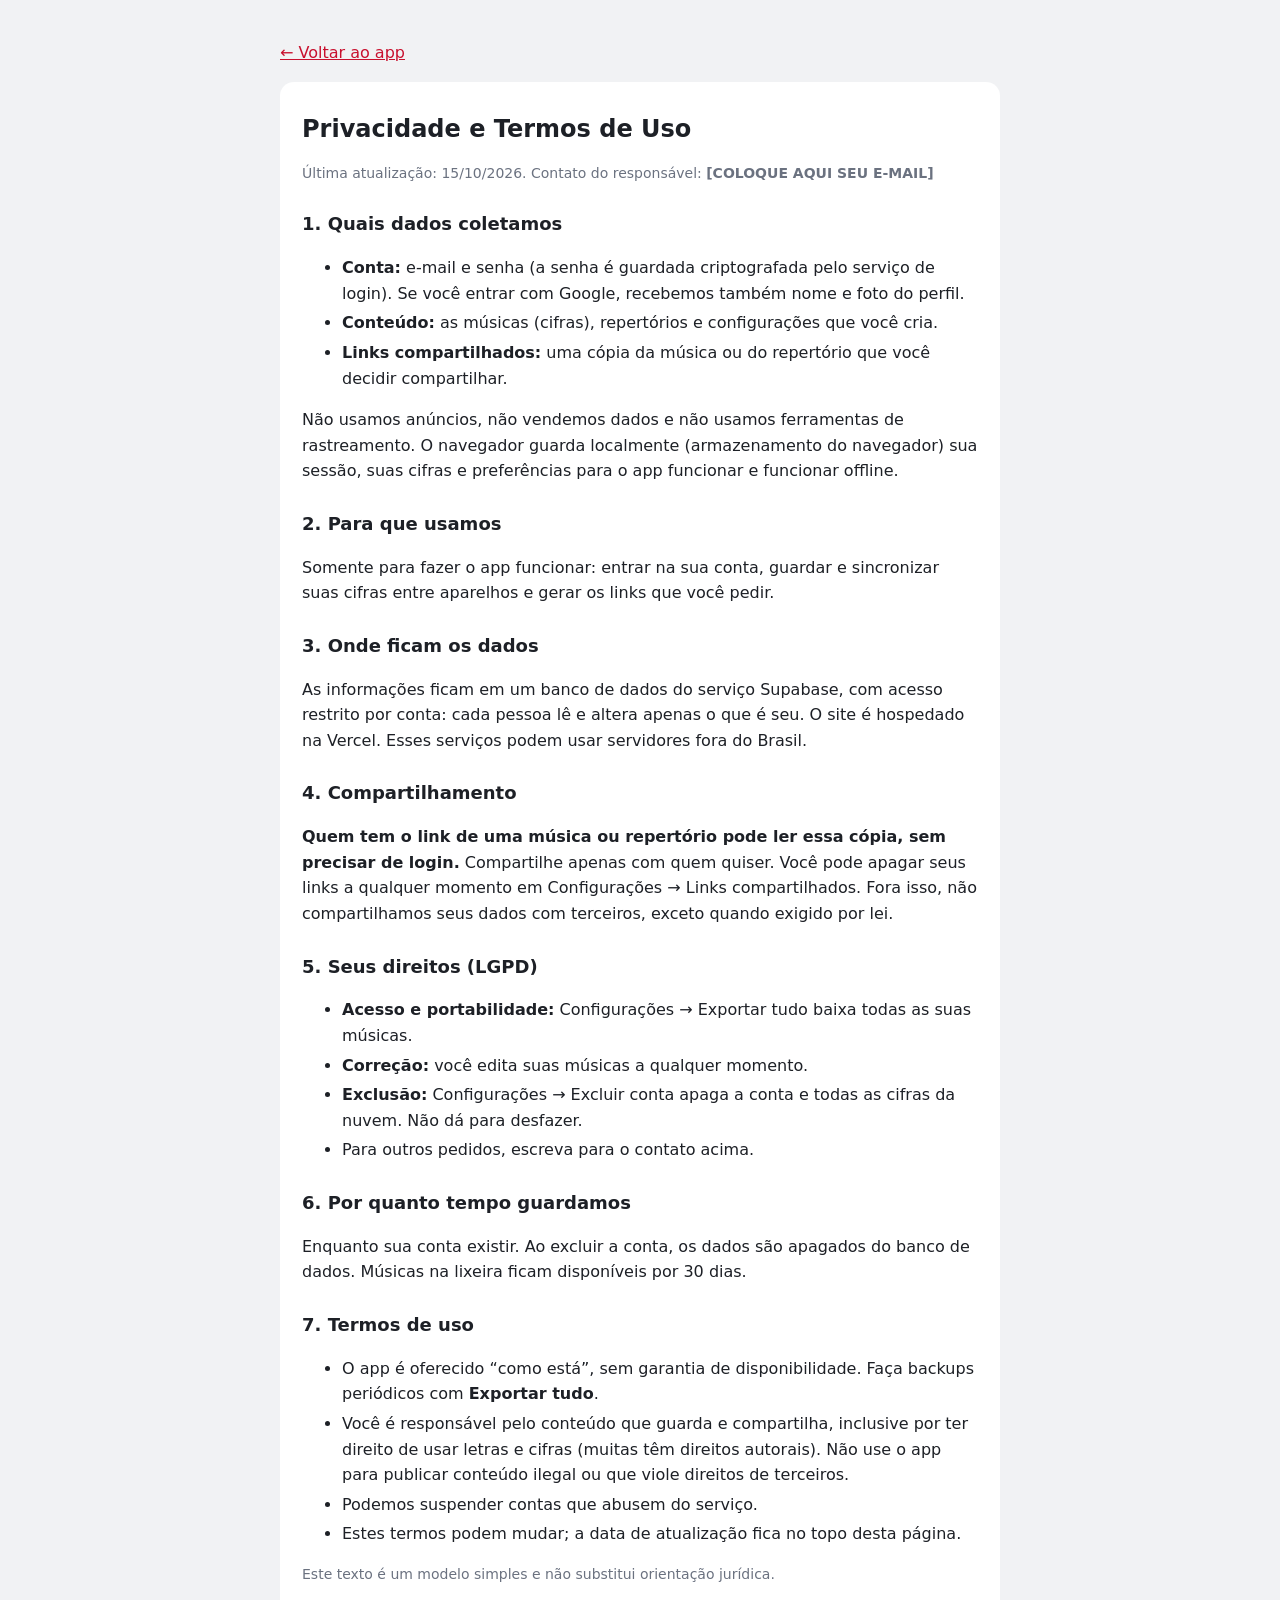
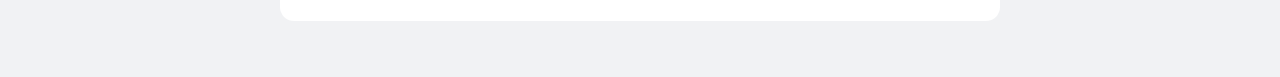
<file: privacidade.html>
<!DOCTYPE html>
<html lang="pt-BR"><head><meta charset="utf-8"><meta name="viewport" content="width=device-width,initial-scale=1">
<title>Privacidade e Termos — Montador de Cifras</title>
<style>
:root{--bg:#f1f2f4;--tx:#1d2026;--mut:#6b7280;--ac:#c8102e;--panel:#fff}
@media(prefers-color-scheme:dark){:root{--bg:#111317;--tx:#e8eaed;--mut:#9aa1ab;--panel:#1b1e23}}
body{margin:0;background:var(--bg);color:var(--tx);font:16px/1.6 system-ui,-apple-system,"Segoe UI",Roboto,sans-serif}
main{max-width:720px;margin:0 auto;padding:24px 16px 56px}
article{background:var(--panel);border-radius:14px;padding:8px 22px 22px}
h1{font-size:24px;margin:20px 0 4px}h2{font-size:18px;margin:26px 0 6px}
a{color:var(--ac)}.m{color:var(--mut);font-size:14px}li{margin:4px 0}
</style></head><body><main>
<p><a href="./">← Voltar ao app</a></p>
<article>
<h1>Privacidade e Termos de Uso</h1>
<p class="m">Última atualização: 15/10/2026. Contato do responsável: <b>[COLOQUE AQUI SEU E-MAIL]</b></p>

<h2>1. Quais dados coletamos</h2>
<ul>
<li><b>Conta:</b> e-mail e senha (a senha é guardada criptografada pelo serviço de login). Se você entrar com Google, recebemos também nome e foto do perfil.</li>
<li><b>Conteúdo:</b> as músicas (cifras), repertórios e configurações que você cria.</li>
<li><b>Links compartilhados:</b> uma cópia da música ou do repertório que você decidir compartilhar.</li>
</ul>
<p>Não usamos anúncios, não vendemos dados e não usamos ferramentas de rastreamento. O navegador guarda localmente (armazenamento do navegador) sua sessão, suas cifras e preferências para o app funcionar e funcionar offline.</p>

<h2>2. Para que usamos</h2>
<p>Somente para fazer o app funcionar: entrar na sua conta, guardar e sincronizar suas cifras entre aparelhos e gerar os links que você pedir.</p>

<h2>3. Onde ficam os dados</h2>
<p>As informações ficam em um banco de dados do serviço Supabase, com acesso restrito por conta: cada pessoa lê e altera apenas o que é seu. O site é hospedado na Vercel. Esses serviços podem usar servidores fora do Brasil.</p>

<h2>4. Compartilhamento</h2>
<p><b>Quem tem o link de uma música ou repertório pode ler essa cópia, sem precisar de login.</b> Compartilhe apenas com quem quiser. Você pode apagar seus links a qualquer momento em Configurações → Links compartilhados. Fora isso, não compartilhamos seus dados com terceiros, exceto quando exigido por lei.</p>

<h2>5. Seus direitos (LGPD)</h2>
<ul>
<li><b>Acesso e portabilidade:</b> Configurações → Exportar tudo baixa todas as suas músicas.</li>
<li><b>Correção:</b> você edita suas músicas a qualquer momento.</li>
<li><b>Exclusão:</b> Configurações → Excluir conta apaga a conta e todas as cifras da nuvem. Não dá para desfazer.</li>
<li>Para outros pedidos, escreva para o contato acima.</li>
</ul>

<h2>6. Por quanto tempo guardamos</h2>
<p>Enquanto sua conta existir. Ao excluir a conta, os dados são apagados do banco de dados. Músicas na lixeira ficam disponíveis por 30 dias.</p>

<h2>7. Termos de uso</h2>
<ul>
<li>O app é oferecido “como está”, sem garantia de disponibilidade. Faça backups periódicos com <b>Exportar tudo</b>.</li>
<li>Você é responsável pelo conteúdo que guarda e compartilha, inclusive por ter direito de usar letras e cifras (muitas têm direitos autorais). Não use o app para publicar conteúdo ilegal ou que viole direitos de terceiros.</li>
<li>Podemos suspender contas que abusem do serviço.</li>
<li>Estes termos podem mudar; a data de atualização fica no topo desta página.</li>
</ul>

<p class="m">Este texto é um modelo simples e não substitui orientação jurídica.</p>
</article></main></body></html>
</file>
